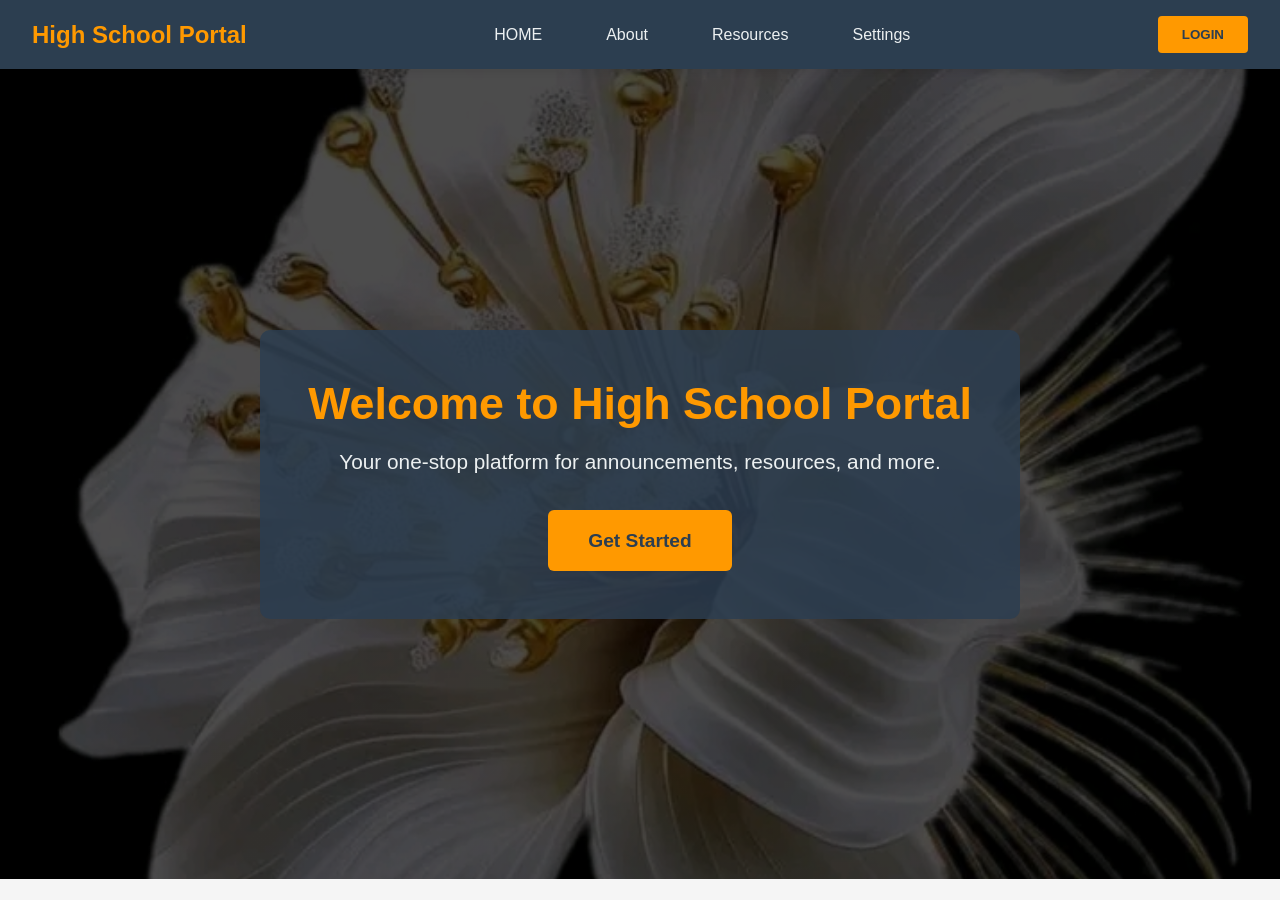
<file: HighSchoolProject/index.html>
<!DOCTYPE html>
<html lang="en">
<head>
  <meta charset="UTF-8">
  <meta name="viewport" content="width=device-width, initial-scale=1.0">
  <title>High School Portal</title>
  <link rel="stylesheet" href="style.css">
  <link rel="manifest" href="manifest.json">
  <meta name="theme-color" content="#f90">
</head>
<body>
  <nav class="navbar">
    <div class="logo">High School Portal</div>
    <ul class="nav-links">
      <li><a href="welcome.html">HOME</a></li>
      <li><a href="About.html">About</a></li>
      <li><a href="Resources.html">Resources</a></li>
      <li><a href="Settings.html">Settings</a></li>
    </ul>
    <button class="login-btn">LOGIN</button>
    <div class="menu-btn">☰</div>
  </nav>
  
  <section class="hero">
    <div class="hero-content">
      <h1>Welcome to High School Portal</h1>
      <p>Your one-stop platform for announcements, resources, and more.</p>
      <button class="cta-btn">Get Started</button>
    </div>
  </section>

  <script src="script.js"></script>
</body>
</html>
</file>
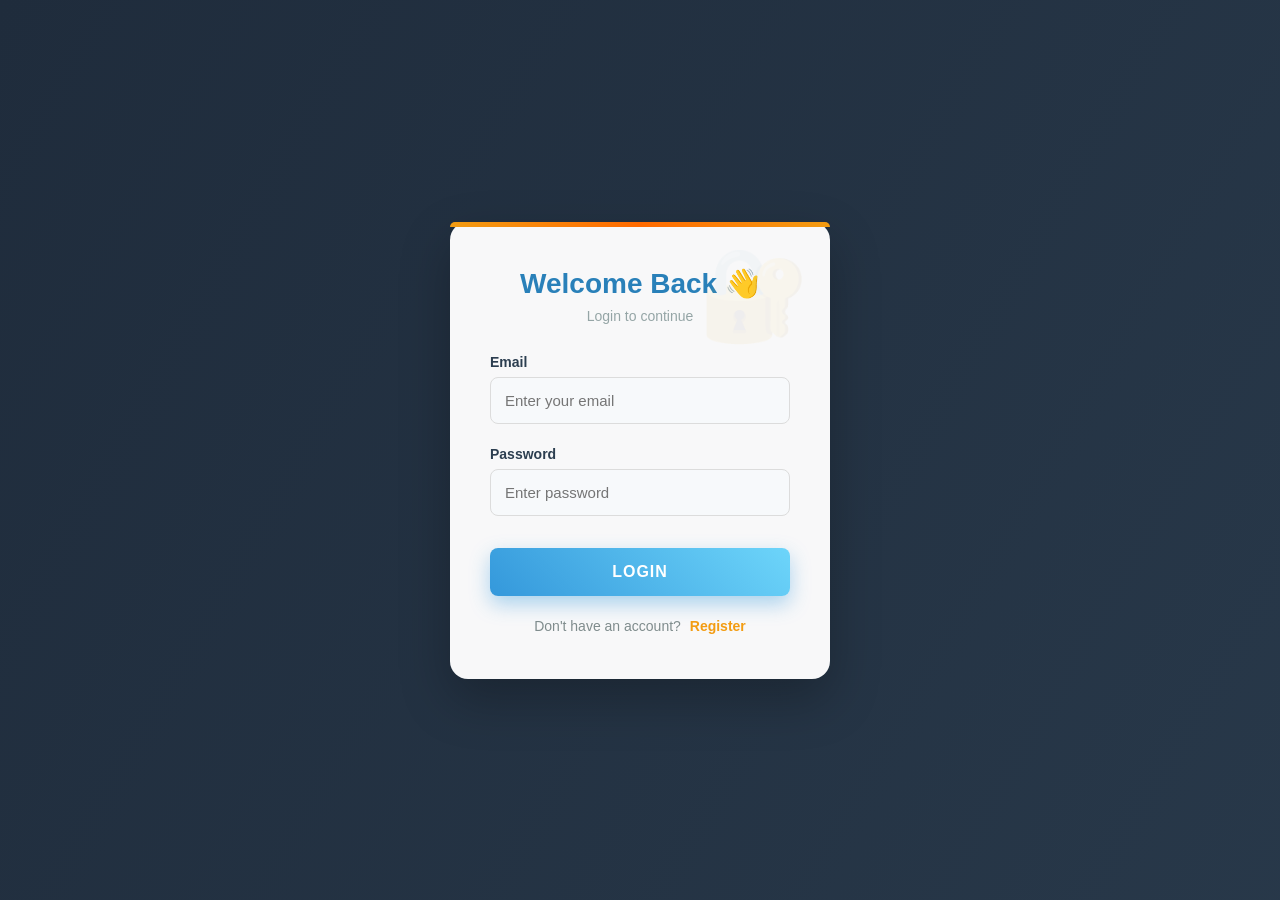
<file: HighSchoolProject/login.html>
<!DOCTYPE html>
<html lang="en">
<head>
<meta charset="UTF-8">
<meta name="viewport" content="width=device-width, initial-scale=1.0">
<title>Login - High School Portal</title>
<link rel="stylesheet" href="style.css">
</head>

<body class="auth-body">

<div class="auth-container">

  <form class="auth-form" id="loginForm">
    <h2>Welcome Back 👋</h2>
    <p>Login to continue</p>

    <div class="input-group">
      <label>Email</label>
      <input type="email" required placeholder="Enter your email">
    </div>

    <div class="input-group">
      <label>Password</label>
      <input type="password" required placeholder="Enter password">
    </div>

    <button class="auth-btn">LOGIN</button>

    <div class="auth-link">
      Don't have an account?
      <a href="register.html">Register</a>
    </div>
  </form>

</div>

<script>
document.getElementById("loginForm").addEventListener("submit", function(e){
  e.preventDefault();
  alert("Login Successful 🎉");
  window.location.href="index.html";
});
</script>

</body>
</html>
</file>
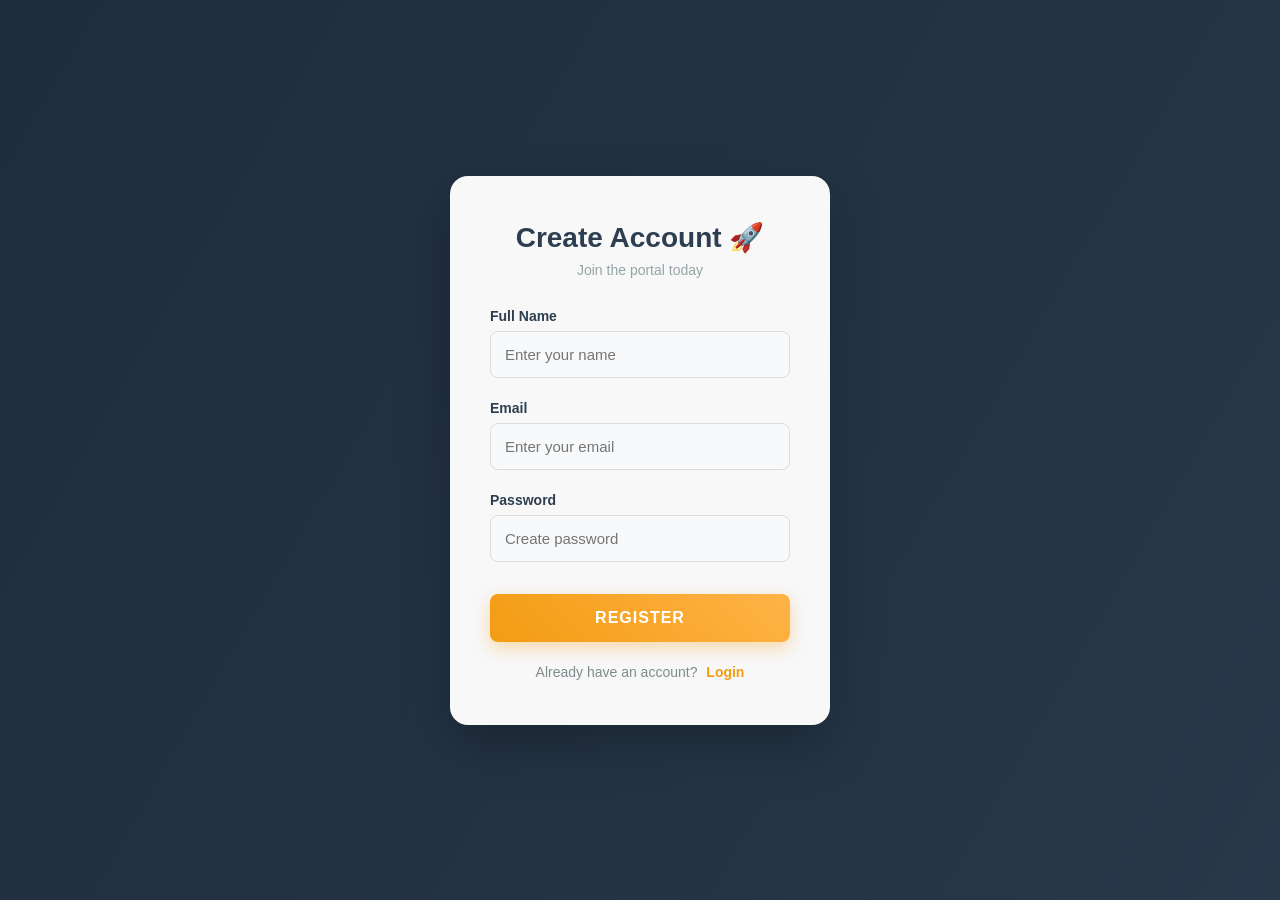
<file: HighSchoolProject/register.html>
<!DOCTYPE html>
<html lang="en">
<head>
<meta charset="UTF-8">
<meta name="viewport" content="width=device-width, initial-scale=1.0">
<title>Register - High School Portal</title>
<link rel="stylesheet" href="style.css">
</head>

<body class="auth-body">

<div class="auth-container">

  <form class="auth-form" id="registerForm">
    <h2>Create Account 🚀</h2>
    <p>Join the portal today</p>

    <div class="input-group">
      <label>Full Name</label>
      <input type="text" required placeholder="Enter your name">
    </div>

    <div class="input-group">
      <label>Email</label>
      <input type="email" required placeholder="Enter your email">
    </div>

    <div class="input-group">
      <label>Password</label>
      <input type="password" required placeholder="Create password">
    </div>

    <button class="auth-btn">REGISTER</button>

    <div class="auth-link">
      Already have an account?
      <a href="login.html">Login</a>
    </div>
  </form>

</div>

<script>
document.getElementById("registerForm").addEventListener("submit", function(e){
  e.preventDefault();
  alert("Account Created 🎉 Please login.");
  window.location.href="login.html";
});
</script>

</body>
</html>
</file>
<file: HighSchoolProject/style.css>
* {
  margin: 0;
  padding: 0;
  box-sizing: border-box;
  font-family: 'Segoe UI', Tahoma, Geneva, Verdana, sans-serif;
}

body {
  background-color: #f5f5f5;
  min-height: 100vh;
}

.navbar {
  display: flex;
  justify-content: space-between;
  align-items: center;
  padding: 1rem 2rem;
  background: #2c3e50;
  color: #fff;
  box-shadow: 0 2px 10px rgba(0, 0, 0, 0.1);
  position: relative;
}

.logo {
  font-size: 1.5rem;
  font-weight: bold;
  color: #f90;
}

.nav-links {
  display: flex;
  list-style: none;
  gap: 2rem;
  align-items: center;
}

.nav-links a {
  color: #ecf0f1;
  text-decoration: none;
  font-weight: 500;
  padding: 0.5rem 1rem;
  border-radius: 4px;
  transition: all 0.3s ease;
}

.nav-links a:hover {
  background-color: rgba(255, 153, 0, 0.1);
  color: #f90;
}

.login-btn {
  background: #f90;
  border: none;
  padding: 0.7rem 1.5rem;
  color: #2c3e50;
  cursor: pointer;
  font-weight: bold;
  border-radius: 4px;
  transition: background-color 0.3s ease;
}

.login-btn:hover {
  background: #e68900;
}

.menu-btn {
  display: none;
  font-size: 1.8rem;
  cursor: pointer;
  padding: 0.5rem;
  color: #f90;
}

.hero {
  background: linear-gradient(rgba(0, 0, 0, 0.7), rgba(0, 0, 0, 0.7)), 
              url('school-bg.jpg') no-repeat center center/cover;
  height: 90vh;
  display: flex;
  align-items: center;
  justify-content: center;
  color: #fff;
  text-align: center;
  padding: 0 1rem;
}

.hero-content {
  background: rgba(44, 62, 80, 0.85);
  padding: 3rem;
  border-radius: 10px;
  max-width: 800px;
  animation: fadeIn 1s ease-out;
}

@keyframes fadeIn {
  from {
    opacity: 0;
    transform: translateY(20px);
  }
  to {
    opacity: 1;
    transform: translateY(0);
  }
}

.hero-content h1 {
  font-size: 2.8rem;
  margin-bottom: 1rem;
  color: #f90;
}

.hero-content p {
  font-size: 1.3rem;
  line-height: 1.6;
  margin-bottom: 2rem;
  color: #ecf0f1;
}

.cta-btn {
  background: #f90;
  border: none;
  padding: 1.2rem 2.5rem;
  color: #2c3e50;
  cursor: pointer;
  font-size: 1.2rem;
  font-weight: bold;
  border-radius: 6px;
  transition: all 0.3s ease;
}

.cta-btn:hover {
  background: #e68900;
  transform: translateY(-2px);
  box-shadow: 0 5px 15px rgba(0, 0, 0, 0.2);
}

/* Mobile Responsive Styles */
@media (max-width: 768px) {
  .navbar {
    padding: 1rem;
  }
  
  .nav-links {
    display: none;
    flex-direction: column;
    position: absolute;
    top: 100%;
    left: 0;
    background: #2c3e50;
    width: 100%;
    padding: 1.5rem;
    box-shadow: 0 5px 10px rgba(0, 0, 0, 0.1);
    z-index: 1000;
  }
  
  .nav-links li {
    width: 100%;
    text-align: center;
    margin: 0.5rem 0;
  }
  
  .nav-links a {
    display: block;
    width: 100%;
    padding: 1rem;
  }
  
  .nav-links.show {
    display: flex;
  }
  
  .menu-btn {
    display: block;
  }
  
  .hero-content {
    padding: 2rem;
    margin: 1rem;
  }
  
  .hero-content h1 {
    font-size: 2rem;
  }
  
  .hero-content p {
    font-size: 1.1rem;
  }
}
/* About Page Specific Styles */

/* Hero Section */
.about-hero {
  background: linear-gradient(rgba(44, 62, 80, 0.9), rgba(44, 62, 80, 0.95)), 
              url('about-bg.jpg') no-repeat center center/cover;
  height: 60vh;
  display: flex;
  align-items: center;
  justify-content: center;
  color: #fff;
  text-align: center;
  padding: 0 1rem;
}

.about-hero .hero-content {
  background: rgba(255, 153, 0, 0.1);
  backdrop-filter: blur(5px);
  border: 1px solid rgba(255, 153, 0, 0.2);
  padding: 3rem;
  border-radius: 10px;
  max-width: 800px;
  animation: fadeIn 1s ease-out;
}

.about-hero h1 {
  font-size: 2.8rem;
  margin-bottom: 1rem;
  color: #f90;
}

.about-hero p {
  font-size: 1.3rem;
  line-height: 1.6;
  color: #ecf0f1;
}

/* Common Section Styles */
.section-header {
  text-align: center;
  margin-bottom: 3rem;
  padding: 0 1rem;
}

.section-header h2 {
  font-size: 2.5rem;
  color: #2c3e50;
  margin-bottom: 0.5rem;
}

.section-header p {
  color: #7f8c8d;
  font-size: 1.2rem;
}

/* Mission & Vision Section */
.mission-vision {
  padding: 5rem 2rem;
  background-color: #fff;
}

.mv-cards {
  display: flex;
  justify-content: center;
  gap: 2rem;
  max-width: 1200px;
  margin: 0 auto;
  flex-wrap: wrap;
}

.mv-card {
  background: #f8f9fa;
  border-radius: 10px;
  padding: 2rem;
  text-align: center;
  flex: 1;
  min-width: 280px;
  max-width: 350px;
  transition: transform 0.3s ease, box-shadow 0.3s ease;
  border: 1px solid #e9ecef;
}

.mv-card:hover {
  transform: translateY(-5px);
  box-shadow: 0 10px 30px rgba(0, 0, 0, 0.1);
}

.mv-icon {
  font-size: 3rem;
  margin-bottom: 1.5rem;
}

.mv-card h3 {
  color: #2c3e50;
  margin-bottom: 1rem;
  font-size: 1.5rem;
}

.mv-card p {
  color: #555;
  line-height: 1.6;
}

/* Features Section */
.features {
  padding: 5rem 2rem;
  background-color: #f8f9fa;
}

.features-grid {
  display: grid;
  grid-template-columns: repeat(auto-fit, minmax(300px, 1fr));
  gap: 2rem;
  max-width: 1200px;
  margin: 0 auto;
}

.feature-card {
  background: #fff;
  border-radius: 10px;
  padding: 2rem;
  text-align: center;
  transition: transform 0.3s ease;
  border: 1px solid #e9ecef;
}

.feature-card:hover {
  transform: translateY(-5px);
  box-shadow: 0 10px 30px rgba(0, 0, 0, 0.1);
}

.feature-icon {
  font-size: 2.5rem;
  margin-bottom: 1rem;
}

.feature-card h3 {
  color: #2c3e50;
  margin-bottom: 1rem;
}

.feature-card p {
  color: #666;
  line-height: 1.6;
}

/* Team Section */
.team {
  padding: 5rem 2rem;
  background-color: #fff;
}

.team-grid {
  display: grid;
  grid-template-columns: repeat(auto-fit, minmax(250px, 1fr));
  gap: 2rem;
  max-width: 1200px;
  margin: 0 auto;
}

.team-member {
  text-align: center;
  padding: 2rem;
  background: #f8f9fa;
  border-radius: 10px;
  transition: transform 0.3s ease;
}

.team-member:hover {
  transform: translateY(-5px);
  box-shadow: 0 10px 30px rgba(0, 0, 0, 0.1);
}

.member-photo {
  font-size: 4rem;
  margin-bottom: 1rem;
  background: #fff;
  width: 100px;
  height: 100px;
  border-radius: 50%;
  display: flex;
  align-items: center;
  justify-content: center;
  margin: 0 auto 1.5rem;
  border: 3px solid #f90;
}

.member-role {
  color: #f90;
  font-weight: 600;
  margin-bottom: 0.5rem;
}

.member-desc {
  color: #666;
  font-size: 0.9rem;
}

/* Stats Section */
.stats {
  padding: 4rem 2rem;
  background: linear-gradient(135deg, #2c3e50, #4a6491);
  color: #fff;
}

.stats-container {
  display: flex;
  justify-content: space-around;
  max-width: 1200px;
  margin: 0 auto;
  flex-wrap: wrap;
  gap: 2rem;
}

.stat-item {
  text-align: center;
  flex: 1;
  min-width: 150px;
}

.stat-item h3 {
  font-size: 3rem;
  color: #f90;
  margin-bottom: 0.5rem;
}

.stat-item p {
  font-size: 1.1rem;
  opacity: 0.9;
}

/* Contact Section */
.contact-section {
  padding: 5rem 2rem;
  background-color: #f8f9fa;
}

.contact-container {
  max-width: 800px;
  margin: 0 auto;
  text-align: center;
}

.contact-container h2 {
  color: #2c3e50;
  margin-bottom: 1rem;
  font-size: 2.5rem;
}

.contact-container > p {
  color: #7f8c8d;
  margin-bottom: 3rem;
  font-size: 1.2rem;
}

.contact-info {
  display: flex;
  justify-content: center;
  gap: 2rem;
  margin-bottom: 3rem;
  flex-wrap: wrap;
}

.contact-item {
  background: #fff;
  padding: 2rem;
  border-radius: 10px;
  flex: 1;
  min-width: 200px;
  max-width: 250px;
  box-shadow: 0 5px 15px rgba(0, 0, 0, 0.05);
}

.contact-icon {
  font-size: 2.5rem;
  margin-bottom: 1rem;
}

.contact-item h4 {
  color: #2c3e50;
  margin-bottom: 0.5rem;
}

.contact-item p {
  color: #666;
}

.contact-btn {
  display: inline-block;
  background: #f90;
  color: #2c3e50;
  padding: 1rem 2.5rem;
  border-radius: 6px;
  text-decoration: none;
  font-weight: bold;
  transition: all 0.3s ease;
  font-size: 1.1rem;
}

.contact-btn:hover {
  background: #e68900;
  transform: translateY(-2px);
  box-shadow: 0 5px 15px rgba(0, 0, 0, 0.2);
}

/* Footer */
.footer {
  background: #2c3e50;
  color: #fff;
  padding: 3rem 2rem;
  text-align: center;
}

.footer-content {
  max-width: 1200px;
  margin: 0 auto;
}

.footer-logo {
  font-size: 1.8rem;
  font-weight: bold;
  color: #f90;
  margin-bottom: 1rem;
}

.footer-content > p {
  color: #bdc3c7;
  margin-bottom: 2rem;
  max-width: 600px;
  margin-left: auto;
  margin-right: auto;
}

.footer-links {
  display: flex;
  justify-content: center;
  gap: 2rem;
  margin-bottom: 2rem;
  flex-wrap: wrap;
}

.footer-links a {
  color: #ecf0f1;
  text-decoration: none;
  transition: color 0.3s ease;
}

.footer-links a:hover {
  color: #f90;
}

.copyright {
  color: #95a5a6;
  font-size: 0.9rem;
  margin-top: 2rem;
  padding-top: 2rem;
  border-top: 1px solid rgba(255, 255, 255, 0.1);
}

/* Active Navigation Link */
.nav-links a.active {
  background-color: rgba(255, 153, 0, 0.2);
  color: #f90;
}

/* Responsive Design */
@media (max-width: 768px) {
  .about-hero {
    height: 50vh;
  }
  
  .about-hero .hero-content {
    padding: 2rem;
  }
  
  .about-hero h1 {
    font-size: 2rem;
  }
  
  .about-hero p {
    font-size: 1.1rem;
  }
  
  .section-header h2 {
    font-size: 2rem;
  }
  
  .mv-card, .feature-card, .team-member, .contact-item {
    min-width: 100%;
  }
  
  .stats-container {
    gap: 3rem;
  }
  
  .footer-links {
    flex-direction: column;
    gap: 1rem;
  }
}

/* Settings Page Specific Styles */

/* Settings Layout */
.settings-container {
  display: flex;
  min-height: calc(100vh - 70px);
  background-color: #f5f7fa;
}

/* Sidebar Styles */
.settings-sidebar {
  width: 280px;
  background-color: #2c3e50;
  color: #ecf0f1;
  padding: 2rem 0;
  flex-shrink: 0;
}

.sidebar-header {
  padding: 0 1.5rem 2rem;
  border-bottom: 1px solid rgba(255, 255, 255, 0.1);
}

.user-profile {
  display: flex;
  align-items: center;
  gap: 1rem;
}

.profile-avatar {
  width: 60px;
  height: 60px;
  background-color: #f90;
  border-radius: 50%;
  display: flex;
  align-items: center;
  justify-content: center;
  font-weight: bold;
  font-size: 1.5rem;
  color: #2c3e50;
}

.profile-info h3 {
  font-size: 1.2rem;
  margin-bottom: 0.3rem;
}

.profile-info p {
  font-size: 0.9rem;
  color: #bdc3c7;
}

.sidebar-nav ul {
  list-style: none;
  padding: 1.5rem 0;
}

.nav-item {
  display: flex;
  align-items: center;
  gap: 1rem;
  padding: 1rem 1.5rem;
  color: #ecf0f1;
  text-decoration: none;
  transition: all 0.3s ease;
  border-left: 4px solid transparent;
}

.nav-item:hover {
  background-color: rgba(255, 255, 255, 0.1);
  color: #f90;
}

.nav-item.active {
  background-color: rgba(255, 153, 0, 0.1);
  color: #f90;
  border-left-color: #f90;
}

.nav-item i {
  width: 20px;
  text-align: center;
}

.sidebar-footer {
  padding: 1.5rem;
  border-top: 1px solid rgba(255, 255, 255, 0.1);
}

.logout-btn {
  display: flex;
  align-items: center;
  gap: 0.75rem;
  color: #e74c3c;
  text-decoration: none;
  font-weight: 500;
  transition: color 0.3s ease;
}

.logout-btn:hover {
  color: #ff6b6b;
}

/* Main Content Styles */
.settings-content {
  flex: 1;
  padding: 2rem;
  overflow-y: auto;
}

.content-header {
  margin-bottom: 2rem;
}

.content-header h1 {
  font-size: 2.5rem;
  color: #2c3e50;
  margin-bottom: 0.5rem;
}

.content-header p {
  color: #7f8c8d;
  font-size: 1.1rem;
}

/* Settings Sections */
.settings-section {
  display: none;
}

.settings-section.active {
  display: block;
}

.settings-card {
  background-color: #fff;
  border-radius: 10px;
  box-shadow: 0 2px 10px rgba(0, 0, 0, 0.05);
  padding: 2rem;
  margin-bottom: 1.5rem;
}

.section-header {
  margin-bottom: 1.5rem;
}

.section-header h2 {
  font-size: 1.8rem;
  color: #2c3e50;
  margin-bottom: 0.5rem;
  display: flex;
  align-items: center;
  gap: 0.75rem;
}

.section-header h3 {
  font-size: 1.5rem;
  color: #2c3e50;
  margin-bottom: 0.5rem;
}

.section-header p {
  color: #7f8c8d;
}

/* Profile Picture Section */
.profile-picture-section {
  margin-bottom: 2rem;
}

.profile-picture-container {
  display: flex;
  align-items: center;
  gap: 2rem;
}

.profile-picture {
  width: 120px;
  height: 120px;
  background-color: #f90;
  border-radius: 50%;
  display: flex;
  align-items: center;
  justify-content: center;
  font-size: 3rem;
  font-weight: bold;
  color: #2c3e50;
}

.picture-actions {
  display: flex;
  flex-direction: column;
  gap: 0.5rem;
}

/* Form Styles */
.settings-form {
  margin-top: 1.5rem;
}

.form-grid {
  display: grid;
  grid-template-columns: repeat(auto-fit, minmax(250px, 1fr));
  gap: 1.5rem;
  margin-bottom: 2rem;
}

.form-group {
  margin-bottom: 1.5rem;
}

.form-group label {
  display: block;
  margin-bottom: 0.5rem;
  font-weight: 600;
  color: #2c3e50;
}

.form-group input,
.form-group select {
  width: 100%;
  padding: 0.75rem 1rem;
  border: 1px solid #ddd;
  border-radius: 6px;
  font-size: 1rem;
  transition: border-color 0.3s ease;
}

.form-group input:focus,
.form-group select:focus {
  outline: none;
  border-color: #f90;
  box-shadow: 0 0 0 3px rgba(255, 153, 0, 0.1);
}

.form-note {
  display: block;
  font-size: 0.85rem;
  color: #7f8c8d;
  margin-top: 0.25rem;
}

.password-input {
  position: relative;
}

.toggle-password {
  position: absolute;
  right: 10px;
  top: 50%;
  transform: translateY(-50%);
  background: none;
  border: none;
  color: #7f8c8d;
  cursor: pointer;
}

.password-strength {
  margin-top: 0.5rem;
}

.strength-meter {
  height: 4px;
  background-color: #eee;
  border-radius: 2px;
  overflow: hidden;
  margin-bottom: 0.25rem;
}

.strength-bar {
  height: 100%;
  width: 30%;
}

.strength-bar.weak {
  background-color: #e74c3c;
  width: 30%;
}

.strength-bar.medium {
  background-color: #f39c12;
  width: 60%;
}

.strength-bar.strong {
  background-color: #2ecc71;
  width: 100%;
}

.strength-text {
  font-size: 0.85rem;
  color: #7f8c8d;
}

.password-requirements {
  list-style: none;
  margin-top: 0.5rem;
  padding-left: 0;
}

.password-requirements li {
  font-size: 0.85rem;
  color: #7f8c8d;
  margin-bottom: 0.25rem;
  display: flex;
  align-items: center;
  gap: 0.5rem;
}

.password-requirements .fa-check-circle {
  color: #2ecc71;
}

.password-requirements .fa-times-circle {
  color: #e74c3c;
}

/* Button Styles */
.btn-primary, .btn-secondary, .btn-danger, .btn-danger-outline, .btn-cancel, .btn-text {
  padding: 0.75rem 1.5rem;
  border-radius: 6px;
  font-weight: 600;
  cursor: pointer;
  border: none;
  font-size: 1rem;
  transition: all 0.3s ease;
}

.btn-primary {
  background-color: #f90;
  color: #2c3e50;
}

.btn-primary:hover {
  background-color: #e68900;
}

.btn-secondary {
  background-color: #ecf0f1;
  color: #2c3e50;
  border: 1px solid #ddd;
}

.btn-secondary:hover {
  background-color: #d5dbdb;
}

.btn-danger {
  background-color: #e74c3c;
  color: white;
}

.btn-danger:hover {
  background-color: #c0392b;
}

.btn-danger-outline {
  background-color: transparent;
  color: #e74c3c;
  border: 1px solid #e74c3c;
}

.btn-danger-outline:hover {
  background-color: rgba(231, 76, 60, 0.1);
}

.btn-cancel {
  background-color: transparent;
  color: #7f8c8d;
  border: 1px solid #ddd;
}

.btn-cancel:hover {
  background-color: #f5f5f5;
}

.btn-text {
  background-color: transparent;
  color: #7f8c8d;
  padding: 0.5rem 1rem;
}

.btn-text:hover {
  color: #2c3e50;
}

.form-actions {
  display: flex;
  gap: 1rem;
  justify-content: flex-end;
  margin-top: 1.5rem;
}

/* Danger Zone */
.danger-zone {
  border: 2px solid #ffebee;
}

.danger-actions {
  margin-top: 1.5rem;
}

.danger-item {
  display: flex;
  justify-content: space-between;
  align-items: center;
  padding: 1.5rem;
  border: 1px solid #ffcdd2;
  border-radius: 6px;
  margin-bottom: 1rem;
}

.danger-info h3 {
  color: #c62828;
  margin-bottom: 0.5rem;
}

.danger-info p {
  color: #7f8c8d;
  font-size: 0.9rem;
}

/* Toggle Switches */
.toggle-group {
  margin-top: 1rem;
}

.toggle-item {
  display: flex;
  justify-content: space-between;
  align-items: center;
  padding: 1rem 0;
  border-bottom: 1px solid #eee;
}

.toggle-item:last-child {
  border-bottom: none;
}

.toggle-info h3 {
  margin-bottom: 0.25rem;
}

.toggle-info p {
  color: #7f8c8d;
  font-size: 0.9rem;
}

.toggle-switch {
  position: relative;
  display: inline-block;
  width: 60px;
  height: 30px;
}

.toggle-switch input {
  opacity: 0;
  width: 0;
  height: 0;
}

.toggle-slider {
  position: absolute;
  cursor: pointer;
  top: 0;
  left: 0;
  right: 0;
  bottom: 0;
  background-color: #ccc;
  transition: .4s;
  border-radius: 34px;
}

.toggle-slider:before {
  position: absolute;
  content: "";
  height: 22px;
  width: 22px;
  left: 4px;
  bottom: 4px;
  background-color: white;
  transition: .4s;
  border-radius: 50%;
}

input:checked + .toggle-slider {
  background-color: #f90;
}

input:focus + .toggle-slider {
  box-shadow: 0 0 1px #f90;
}

input:checked + .toggle-slider:before {
  transform: translateX(30px);
}

/* Checkbox Styles */
.checkbox-group {
  margin-top: 1rem;
}

.checkbox-item {
  padding: 1rem 0;
  border-bottom: 1px solid #eee;
}

.checkbox-item:last-child {
  border-bottom: none;
}

.checkbox-container {
  display: flex;
  align-items: flex-start;
  cursor: pointer;
  position: relative;
}

.checkbox-container input {
  position: absolute;
  opacity: 0;
  cursor: pointer;
  height: 0;
  width: 0;
}

.checkmark {
  position: relative;
  top: 5px;
  height: 20px;
  width: 20px;
  background-color: #eee;
  border-radius: 4px;
  margin-right: 1rem;
  flex-shrink: 0;
}

.checkbox-container:hover input ~ .checkmark {
  background-color: #ccc;
}

.checkbox-container input:checked ~ .checkmark {
  background-color: #f90;
}

.checkmark:after {
  content: "";
  position: absolute;
  display: none;
}

.checkbox-container input:checked ~ .checkmark:after {
  display: block;
}

.checkbox-container .checkmark:after {
  left: 7px;
  top: 3px;
  width: 5px;
  height: 10px;
  border: solid white;
  border-width: 0 3px 3px 0;
  transform: rotate(45deg);
}

.checkbox-label {
  flex: 1;
}

.checkbox-label strong {
  display: block;
  margin-bottom: 0.25rem;
}

.checkbox-label p {
  color: #7f8c8d;
  font-size: 0.9rem;
}

/* Quiet Hours */
.quiet-hours {
  display: flex;
  gap: 1.5rem;
  align-items: flex-end;
  flex-wrap: wrap;
}

.quiet-hours .form-group {
  flex: 1;
  min-width: 200px;
}

/* Privacy & Security */
.privacy-options, .security-options, .data-options {
  margin-top: 1.5rem;
}

.privacy-item, .security-item, .data-item {
  display: flex;
  justify-content: space-between;
  align-items: center;
  padding: 1.5rem 0;
  border-bottom: 1px solid #eee;
}

.privacy-item:last-child, .security-item:last-child, .data-item:last-child {
  border-bottom: none;
  padding-bottom: 0;
}

.privacy-info h3, .security-info h3, .data-info h3 {
  margin-bottom: 0.25rem;
}

.privacy-info p, .security-info p, .data-info p {
  color: #7f8c8d;
  font-size: 0.9rem;
}

.privacy-select {
  padding: 0.5rem 1rem;
  border-radius: 6px;
  border: 1px solid #ddd;
  background-color: white;
  color: #2c3e50;
  font-size: 1rem;
}

/* Appearance Section */
.theme-options, .font-size-options {
  display: flex;
  gap: 1.5rem;
  margin-top: 1.5rem;
  flex-wrap: wrap;
}

.theme-option, .font-size-option {
  display: flex;
  flex-direction: column;
  align-items: center;
  gap: 0.75rem;
  cursor: pointer;
  padding: 1rem;
  border-radius: 8px;
  transition: all 0.3s ease;
  position: relative;
}

.theme-option:hover, .font-size-option:hover {
  background-color: #f8f9fa;
}

.theme-option input[type="radio"], 
.font-size-option input[type="radio"] {
  position: absolute;
  opacity: 0;
  width: 100%;
  height: 100%;
  cursor: pointer;
}

.theme-option input[type="radio"]:checked ~ .theme-name,
.font-size-option input[type="radio"]:checked ~ .font-size-label {
  color: #f90;
  font-weight: 600;
}

.theme-preview {
  width: 120px;
  height: 80px;
  border-radius: 6px;
  overflow: hidden;
  border: 2px solid transparent;
  transition: border-color 0.3s ease;
}

.theme-option input[type="radio"]:checked ~ .theme-preview {
  border-color: #f90;
}

.light-theme {
  background-color: #ffffff;
}

.light-theme .preview-header {
  height: 20px;
  background-color: #f5f5f5;
  border-bottom: 1px solid #eee;
}

.light-theme .preview-content {
  height: 60px;
  background-color: #ffffff;
}

.dark-theme {
  background-color: #2c3e50;
}

.dark-theme .preview-header {
  height: 20px;
  background-color: #34495e;
  border-bottom: 1px solid #2c3e50;
}

.dark-theme .preview-content {
  height: 60px;
  background-color: #2c3e50;
}

.auto-theme {
  background: linear-gradient(90deg, #ffffff 50%, #2c3e50 50%);
}

.auto-theme .preview-header {
  height: 20px;
  background: linear-gradient(90deg, #f5f5f5 50%, #34495e 50%);
  border-bottom: 1px solid #eee;
}

.auto-theme .preview-content {
  height: 60px;
  background: linear-gradient(90deg, #ffffff 50%, #2c3e50 50%);
}

.theme-name {
  font-weight: 500;
  color: #2c3e50;
}

/* Color Options */
.color-options {
  display: flex;
  gap: 1rem;
  margin-top: 1.5rem;
  flex-wrap: wrap;
}

.color-option {
  width: 40px;
  height: 40px;
  border-radius: 50%;
  cursor: pointer;
  display: flex;
  align-items: center;
  justify-content: center;
  border: 3px solid transparent;
  transition: transform 0.3s ease, border-color 0.3s ease;
}

.color-option:hover {
  transform: scale(1.1);
}

.color-option.selected {
  border-color: #2c3e50;
}

.color-option i {
  color: white;
  font-size: 0.8rem;
  display: none;
}

.color-option.selected i {
  display: block;
}

/* Font Size Options */
.font-size-option {
  padding: 1rem;
  border: 2px solid #eee;
  border-radius: 8px;
  width: 100px;
}

.font-size-option input[type="radio"]:checked ~ .font-sample {
  color: #f90;
}

.font-sample {
  font-size: 2.5rem;
  font-weight: bold;
  color: #2c3e50;
}

.font-sample.small {
  font-size: 2rem;
}

.font-sample.medium {
  font-size: 2.5rem;
}

.font-sample.large {
  font-size: 3rem;
}

.font-size-label {
  font-weight: 500;
  color: #2c3e50;
}

/* User Info in Navbar */
.user-info {
  display: flex;
  align-items: center;
  gap: 0.75rem;
  margin-right: 1rem;
}

.user-name {
  font-weight: 500;
}

.user-avatar {
  width: 40px;
  height: 40px;
  background-color: #f90;
  border-radius: 50%;
  display: flex;
  align-items: center;
  justify-content: center;
  font-weight: bold;
  color: #2c3e50;
}

/* Responsive Design */
@media (max-width: 992px) {
  .settings-container {
    flex-direction: column;
  }
  
  .settings-sidebar {
    width: 100%;
    padding: 1rem 0;
  }
  
  .sidebar-nav ul {
    display: flex;
    overflow-x: auto;
    padding: 0;
  }
  
  .nav-item {
    border-left: none;
    border-bottom: 3px solid transparent;
    white-space: nowrap;
    padding: 1rem;
  }
  
  .nav-item.active {
    border-left: none;
    border-bottom-color: #f90;
  }
  
  .sidebar-header, .sidebar-footer {
    display: none;
  }
  
  .settings-content {
    padding: 1.5rem;
  }
  
  .content-header h1 {
    font-size: 2rem;
  }
}

@media (max-width: 768px) {
  .navbar .login-btn {
    display: none;
  }
  
  .user-info {
    display: none;
  }
  
  .profile-picture-container {
    flex-direction: column;
    align-items: flex-start;
    gap: 1rem;
  }
  
  .danger-item {
    flex-direction: column;
    align-items: flex-start;
    gap: 1rem;
  }
  
  .danger-item button {
    align-self: stretch;
  }
  
  .theme-option, .font-size-option {
    width: 100px;
  }
  
  .theme-preview {
    width: 100px;
  }
}

@media (max-width: 480px) {
  .settings-content {
    padding: 1rem;
  }
  
  .settings-card {
    padding: 1.5rem;
  }
  
  .form-actions {
    flex-direction: column;
  }
  
  .btn-primary, .btn-secondary, .btn-cancel {
    width: 100%;
  }
  
  .quiet-hours {
    flex-direction: column;
    align-items: stretch;
  }
  
  .quiet-hours .form-group {
    min-width: auto;
  }
}

/* Resources Page Specific Styles */

/* Hero Section */
.resources-hero {
  background: linear-gradient(135deg, rgba(44, 62, 80, 0.9), rgba(52, 73, 94, 0.9)), 
              url('resources-bg.jpg') no-repeat center center/cover;
  padding: 4rem 2rem;
  color: #fff;
  text-align: center;
}

.resources-hero .hero-content {
  max-width: 1200px;
  margin: 0 auto;
}

.resources-hero h1 {
  font-size: 3rem;
  margin-bottom: 1rem;
  display: flex;
  align-items: center;
  justify-content: center;
  gap: 1rem;
}

.resources-hero p {
  font-size: 1.3rem;
  max-width: 700px;
  margin: 0 auto 2rem;
  color: #ecf0f1;
}

/* Search Container */
.search-container {
  max-width: 800px;
  margin: 2rem auto 0;
}

.search-box {
  display: flex;
  background: white;
  border-radius: 50px;
  padding: 0.5rem;
  box-shadow: 0 10px 30px rgba(0, 0, 0, 0.2);
}

.search-box i {
  padding: 0.75rem 1rem;
  color: #7f8c8d;
  font-size: 1.2rem;
}

.search-box input {
  flex: 1;
  border: none;
  padding: 0.75rem;
  font-size: 1.1rem;
  outline: none;
}

.search-btn {
  background: #f90;
  color: #2c3e50;
  border: none;
  padding: 0.75rem 2rem;
  border-radius: 50px;
  font-weight: bold;
  cursor: pointer;
  transition: background 0.3s ease;
}

.search-btn:hover {
  background: #e68900;
}

.search-tags {
  display: flex;
  justify-content: center;
  gap: 0.75rem;
  margin-top: 1rem;
  flex-wrap: wrap;
}

.tag {
  background: rgba(255, 255, 255, 0.2);
  padding: 0.5rem 1rem;
  border-radius: 20px;
  font-size: 0.9rem;
  cursor: pointer;
  transition: background 0.3s ease;
}

.tag:hover {
  background: rgba(255, 255, 255, 0.3);
}

/* Quick Stats */
.quick-stats {
  background: #f8f9fa;
  padding: 3rem 2rem;
}

.stats-grid {
  display: grid;
  grid-template-columns: repeat(auto-fit, minmax(200px, 1fr));
  gap: 1.5rem;
  max-width: 1200px;
  margin: 0 auto;
}

.stat-card {
  background: white;
  border-radius: 10px;
  padding: 1.5rem;
  display: flex;
  align-items: center;
  gap: 1rem;
  box-shadow: 0 3px 10px rgba(0, 0, 0, 0.08);
  transition: transform 0.3s ease;
}

.stat-card:hover {
  transform: translateY(-5px);
}

.stat-icon {
  width: 60px;
  height: 60px;
  background: rgba(255, 153, 0, 0.1);
  border-radius: 50%;
  display: flex;
  align-items: center;
  justify-content: center;
  font-size: 1.8rem;
  color: #f90;
}

.stat-info h3 {
  font-size: 2rem;
  color: #2c3e50;
  margin-bottom: 0.25rem;
}

.stat-info p {
  color: #7f8c8d;
  font-size: 0.9rem;
}

/* Main Content Layout */
.resources-content {
  display: flex;
  max-width: 1400px;
  margin: 0 auto;
  padding: 2rem;
  gap: 2rem;
}

/* Filters Sidebar */
.filters-sidebar {
  width: 300px;
  flex-shrink: 0;
}

.filter-section {
  background: white;
  border-radius: 10px;
  padding: 1.5rem;
  margin-bottom: 2rem;
  box-shadow: 0 3px 10px rgba(0, 0, 0, 0.08);
}

.filter-section h3 {
  display: flex;
  align-items: center;
  gap: 0.5rem;
  color: #2c3e50;
  margin-bottom: 1.5rem;
  padding-bottom: 0.75rem;
  border-bottom: 2px solid #f5f5f5;
}

.filter-group {
  margin-bottom: 1.5rem;
}

.filter-group h4 {
  color: #2c3e50;
  margin-bottom: 0.75rem;
  font-size: 1rem;
}

.filter-options {
  display: flex;
  flex-direction: column;
  gap: 0.75rem;
}

.filter-checkbox {
  display: flex;
  align-items: center;
  gap: 0.75rem;
  cursor: pointer;
  position: relative;
  padding-left: 35px;
}

.filter-checkbox input {
  position: absolute;
  opacity: 0;
  cursor: pointer;
}

.checkmark {
  position: absolute;
  left: 0;
  height: 20px;
  width: 20px;
  background-color: #eee;
  border-radius: 4px;
  transition: background 0.3s ease;
}

.filter-checkbox:hover input ~ .checkmark {
  background-color: #ccc;
}

.filter-checkbox input:checked ~ .checkmark {
  background-color: #f90;
}

.checkmark:after {
  content: "";
  position: absolute;
  display: none;
}

.filter-checkbox input:checked ~ .checkmark:after {
  display: block;
}

.filter-checkbox .checkmark:after {
  left: 7px;
  top: 3px;
  width: 5px;
  height: 10px;
  border: solid white;
  border-width: 0 3px 3px 0;
  transform: rotate(45deg);
}

.grade-buttons {
  display: flex;
  flex-direction: column;
  gap: 0.5rem;
}

.grade-btn {
  padding: 0.75rem;
  background: #f8f9fa;
  border: 2px solid #e9ecef;
  border-radius: 6px;
  cursor: pointer;
  transition: all 0.3s ease;
  text-align: left;
}

.grade-btn:hover {
  background: #e9ecef;
}

.grade-btn.active {
  background: #f90;
  color: white;
  border-color: #f90;
}

.date-filter select {
  width: 100%;
  padding: 0.75rem;
  border: 1px solid #ddd;
  border-radius: 6px;
  background: white;
  color: #2c3e50;
  font-size: 1rem;
}

.clear-filters-btn {
  width: 100%;
  padding: 0.75rem;
  background: transparent;
  border: 2px solid #ddd;
  border-radius: 6px;
  cursor: pointer;
  display: flex;
  align-items: center;
  justify-content: center;
  gap: 0.5rem;
  color: #7f8c8d;
  transition: all 0.3s ease;
  margin-top: 1rem;
}

.clear-filters-btn:hover {
  background: #f8f9fa;
  border-color: #bbb;
}

/* Quick Links */
.quick-links {
  background: white;
  border-radius: 10px;
  padding: 1.5rem;
  box-shadow: 0 3px 10px rgba(0, 0, 0, 0.08);
}

.quick-links h3 {
  display: flex;
  align-items: center;
  gap: 0.5rem;
  color: #2c3e50;
  margin-bottom: 1.5rem;
  padding-bottom: 0.75rem;
  border-bottom: 2px solid #f5f5f5;
}

.quick-links ul {
  list-style: none;
}

.quick-links li {
  margin-bottom: 0.75rem;
}

.quick-links a {
  display: flex;
  align-items: center;
  gap: 0.75rem;
  color: #2c3e50;
  text-decoration: none;
  padding: 0.5rem;
  border-radius: 6px;
  transition: background 0.3s ease;
}

.quick-links a:hover {
  background: #f8f9fa;
}

/* Resources Main */
.resources-main {
  flex: 1;
}

.resources-header {
  display: flex;
  justify-content: space-between;
  align-items: center;
  margin-bottom: 2rem;
  flex-wrap: wrap;
  gap: 1rem;
}

.resources-header h2 {
  font-size: 2rem;
  color: #2c3e50;
}

.view-options {
  display: flex;
  align-items: center;
  gap: 1rem;
}

.view-options select {
  padding: 0.5rem 1rem;
  border: 1px solid #ddd;
  border-radius: 6px;
  background: white;
  color: #2c3e50;
}

.view-toggles {
  display: flex;
  gap: 0.25rem;
  border: 1px solid #ddd;
  border-radius: 6px;
  overflow: hidden;
}

.view-toggle {
  padding: 0.5rem 1rem;
  background: white;
  border: none;
  cursor: pointer;
  color: #7f8c8d;
}

.view-toggle.active {
  background: #f90;
  color: white;
}

/* Resources Grid/List */
.resources-grid {
  display: grid;
  grid-template-columns: repeat(auto-fill, minmax(300px, 1fr));
  gap: 1.5rem;
  margin-bottom: 2rem;
}

.resource-card {
  background: white;
  border-radius: 10px;
  overflow: hidden;
  box-shadow: 0 3px 10px rgba(0, 0, 0, 0.08);
  transition: transform 0.3s ease, box-shadow 0.3s ease;
}

.resource-card:hover {
  transform: translateY(-5px);
  box-shadow: 0 10px 30px rgba(0, 0, 0, 0.15);
}

.resource-header {
  padding: 1.5rem 1.5rem 0;
}

.resource-type {
  display: inline-block;
  padding: 0.25rem 0.75rem;
  border-radius: 20px;
  font-size: 0.8rem;
  font-weight: bold;
  margin-bottom: 1rem;
}

.resource-type.document {
  background: #e3f2fd;
  color: #1565c0;
}

.resource-type.video {
  background: #fce4ec;
  color: #c2185b;
}

.resource-type.assignment {
  background: #e8f5e9;
  color: #2e7d32;
}

.resource-type.quiz {
  background: #fff3e0;
  color: #ef6c00;
}

.resource-icon {
  width: 60px;
  height: 60px;
  background: #f8f9fa;
  border-radius: 10px;
  display: flex;
  align-items: center;
  justify-content: center;
  font-size: 1.8rem;
  margin-bottom: 1rem;
  color: #2c3e50;
}

.resource-content {
  padding: 0 1.5rem 1.5rem;
}

.resource-title {
  font-size: 1.3rem;
  color: #2c3e50;
  margin-bottom: 0.5rem;
  display: -webkit-box;
  -webkit-line-clamp: 2;
  -webkit-box-orient: vertical;
  overflow: hidden;
}

.resource-description {
  color: #7f8c8d;
  font-size: 0.95rem;
  margin-bottom: 1rem;
  display: -webkit-box;
  -webkit-line-clamp: 3;
  -webkit-box-orient: vertical;
  overflow: hidden;
}

.resource-meta {
  display: flex;
  justify-content: space-between;
  color: #95a5a6;
  font-size: 0.9rem;
  margin-bottom: 1rem;
}

.resource-subject {
  display: inline-block;
  padding: 0.25rem 0.75rem;
  background: #f8f9fa;
  border-radius: 4px;
  font-size: 0.8rem;
}

.resource-actions {
  display: flex;
  justify-content: space-between;
  align-items: center;
}

.resource-btn {
  padding: 0.5rem 1rem;
  background: #f90;
  color: #2c3e50;
  border: none;
  border-radius: 6px;
  cursor: pointer;
  font-weight: 600;
  transition: background 0.3s ease;
}

.resource-btn:hover {
  background: #e68900;
}

.resource-favorite {
  background: none;
  border: none;
  color: #ccc;
  font-size: 1.2rem;
  cursor: pointer;
  transition: color 0.3s ease;
}

.resource-favorite:hover,
.resource-favorite.active {
  color: #f90;
}

/* Pagination */
.pagination {
  display: flex;
  justify-content: center;
  align-items: center;
  gap: 1rem;
  margin-top: 3rem;
}

.page-btn {
  padding: 0.5rem 1rem;
  background: white;
  border: 1px solid #ddd;
  border-radius: 6px;
  cursor: pointer;
  transition: all 0.3s ease;
}

.page-btn:hover:not(:disabled) {
  background: #f8f9fa;
  border-color: #bbb;
}

.page-btn:disabled {
  opacity: 0.5;
  cursor: not-allowed;
}

.page-numbers {
  display: flex;
  gap: 0.5rem;
}

.page-number {
  width: 40px;
  height: 40px;
  display: flex;
  align-items: center;
  justify-content: center;
  border-radius: 6px;
  cursor: pointer;
  transition: all 0.3s ease;
}

.page-number:hover {
  background: #f8f9fa;
}

.page-number.active {
  background: #f90;
  color: white;
}

.page-dots {
  padding: 0.5rem;
}

/* Featured Resources */
.featured-resources {
  background: #f8f9fa;
  padding: 4rem 2rem;
}

.section-header {
  max-width: 1200px;
  margin: 0 auto 3rem;
  text-align: center;
}

.section-header h2 {
  font-size: 2.5rem;
  color: #2c3e50;
  margin-bottom: 0.5rem;
  display: flex;
  align-items: center;
  justify-content: center;
  gap: 0.75rem;
}

.section-header p {
  color: #7f8c8d;
  font-size: 1.1rem;
}

.featured-grid {
  display: grid;
  grid-template-columns: repeat(auto-fit, minmax(350px, 1fr));
  gap: 2rem;
  max-width: 1200px;
  margin: 0 auto;
}

.featured-card {
  background: white;
  border-radius: 15px;
  padding: 2rem;
  box-shadow: 0 10px 30px rgba(0, 0, 0, 0.1);
  position: relative;
  transition: transform 0.3s ease;
}

.featured-card:hover {
  transform: translateY(-10px);
}

.featured-badge {
  position: absolute;
  top: -10px;
  right: 20px;
  background: #f90;
  color: white;
  padding: 0.25rem 1rem;
  border-radius: 20px;
  font-size: 0.8rem;
  font-weight: bold;
}

.featured-content {
  display: flex;
  gap: 1.5rem;
  align-items: flex-start;
  margin-bottom: 1.5rem;
}

.featured-icon {
  width: 80px;
  height: 80px;
  background: rgba(255, 153, 0, 0.1);
  border-radius: 15px;
  display: flex;
  align-items: center;
  justify-content: center;
  font-size: 2.5rem;
  color: #f90;
  flex-shrink: 0;
}

.featured-info h3 {
  font-size: 1.5rem;
  color: #2c3e50;
  margin-bottom: 0.5rem;
}

.featured-info p {
  color: #7f8c8d;
  margin-bottom: 1rem;
}

.featured-meta {
  display: flex;
  gap: 1.5rem;
  color: #95a5a6;
  font-size: 0.9rem;
}

.featured-btn {
  width: 100%;
  padding: 1rem;
  background: #f90;
  color: #2c3e50;
  border: none;
  border-radius: 8px;
  font-weight: bold;
  cursor: pointer;
  transition: background 0.3s ease;
}

.featured-btn:hover {
  background: #e68900;
}

/* Upcoming Assignments */
.upcoming-assignments {
  padding: 4rem 2rem;
  max-width: 1200px;
  margin: 0 auto;
}

.upcoming-assignments .section-header {
  display: flex;
  justify-content: space-between;
  align-items: center;
  text-align: left;
  margin-bottom: 2rem;
}

.view-all-btn {
  background: none;
  border: 2px solid #f90;
  color: #f90;
  padding: 0.5rem 1.5rem;
  border-radius: 6px;
  cursor: pointer;
  font-weight: 600;
  transition: all 0.3s ease;
  display: flex;
  align-items: center;
  gap: 0.5rem;
}

.view-all-btn:hover {
  background: #f90;
  color: white;
}

.assignments-table {
  background: white;
  border-radius: 10px;
  overflow: hidden;
  box-shadow: 0 3px 10px rgba(0, 0, 0, 0.08);
}

.table-header {
  display: grid;
  grid-template-columns: 2fr 1fr 1fr 1fr 1fr;
  background: #2c3e50;
  color: white;
  padding: 1rem;
  font-weight: bold;
}

.table-row {
  display: grid;
  grid-template-columns: 2fr 1fr 1fr 1fr 1fr;
  padding: 1rem;
  border-bottom: 1px solid #eee;
  align-items: center;
}

.table-row:hover {
  background: #f8f9fa;
}

.table-cell {
  padding: 0.5rem;
}

.assignment-title {
  display: flex;
  gap: 1rem;
  align-items: center;
}

.assignment-title i {
  font-size: 1.5rem;
  color: #f90;
}

.assignment-title strong {
  display: block;
  margin-bottom: 0.25rem;
}

.assignment-title p {
  color: #7f8c8d;
  font-size: 0.9rem;
}

.due-date {
  padding: 0.25rem 0.75rem;
  border-radius: 4px;
  font-size: 0.9rem;
  font-weight: 600;
}

.due-today {
  background: #ffebee;
  color: #c62828;
}

.due-soon {
  background: #fff3e0;
  color: #ef6c00;
}

.due-week {
  background: #e8f5e9;
  color: #2e7d32;
}

.status {
  padding: 0.25rem 0.75rem;
  border-radius: 4px;
  font-size: 0.9rem;
  font-weight: 600;
}

.status.not-started {
  background: #f5f5f5;
  color: #757575;
}

.status.in-progress {
  background: #e3f2fd;
  color: #1565c0;
}

.status.submitted {
  background: #e8f5e9;
  color: #2e7d32;
}

.action-btn {
  padding: 0.5rem 1.5rem;
  background: #f90;
  color: #2c3e50;
  border: none;
  border-radius: 6px;
  cursor: pointer;
  font-weight: 600;
  transition: background 0.3s ease;
}

.action-btn:hover:not(:disabled) {
  background: #e68900;
}

.action-btn.disabled {
  background: #e0e0e0;
  color: #9e9e9e;
  cursor: not-allowed;
}

/* Study Groups */
.study-groups {
  padding: 4rem 2rem;
  background: #f8f9fa;
}

.groups-grid {
  display: grid;
  grid-template-columns: repeat(auto-fit, minmax(300px, 1fr));
  gap: 2rem;
  max-width: 1200px;
  margin: 0 auto;
}

.group-card {
  background: white;
  border-radius: 15px;
  padding: 2rem;
  box-shadow: 0 5px 15px rgba(0, 0, 0, 0.08);
  transition: transform 0.3s ease;
}

.group-card:hover {
  transform: translateY(-5px);
}

.group-header {
  display: flex;
  align-items: center;
  gap: 1rem;
  margin-bottom: 1.5rem;
}

.group-icon {
  width: 60px;
  height: 60px;
  background: rgba(255, 153, 0, 0.1);
  border-radius: 50%;
  display: flex;
  align-items: center;
  justify-content: center;
  font-size: 1.8rem;
  color: #f90;
}

.group-info h3 {
  font-size: 1.3rem;
  color: #2c3e50;
  margin-bottom: 0.25rem;
}

.group-info p {
  color: #7f8c8d;
  font-size: 0.9rem;
}

.group-members {
  margin-left: auto;
  color: #95a5a6;
  font-size: 0.9rem;
}

.group-details {
  margin-bottom: 1.5rem;
}

.group-details p {
  display: flex;
  align-items: center;
  gap: 0.75rem;
  color: #7f8c8d;
  margin-bottom: 0.5rem;
  font-size: 0.9rem;
}

.group-actions {
  display: flex;
  gap: 0.75rem;
}

.group-btn {
  flex: 1;
  padding: 0.75rem;
  border-radius: 6px;
  cursor: pointer;
  font-weight: 600;
  transition: all 0.3s ease;
}

.join-btn {
  background: #f90;
  color: #2c3e50;
  border: none;
}

.join-btn:hover {
  background: #e68900;
}

.view-btn {
  background: transparent;
  border: 2px solid #f90;
  color: #f90;
}

.view-btn:hover {
  background: rgba(255, 153, 0, 0.1);
}

.create-group {
  display: flex;
  align-items: center;
  justify-content: center;
  border: 2px dashed #ddd;
  background: transparent;
}

.create-group-content {
  text-align: center;
}

.create-group-content i {
  font-size: 3rem;
  color: #ddd;
  margin-bottom: 1rem;
}

.create-group-content h3 {
  color: #2c3e50;
  margin-bottom: 0.5rem;
}

.create-group-content p {
  color: #7f8c8d;
  margin-bottom: 1.5rem;
}

.create-btn {
  padding: 0.75rem 2rem;
  background: transparent;
  border: 2px solid #f90;
  color: #f90;
  border-radius: 6px;
  cursor: pointer;
  font-weight: 600;
  transition: all 0.3s ease;
}

.create-btn:hover {
  background: #f90;
  color: white;
}

/* Footer */
.resources-footer {
  background: #2c3e50;
  color: white;
  padding: 4rem 2rem 2rem;
}

.footer-content {
  display: grid;
  grid-template-columns: repeat(auto-fit, minmax(250px, 1fr));
  gap: 3rem;
  max-width: 1200px;
  margin: 0 auto;
}

.footer-section h3,
.footer-section h4 {
  color: #f90;
  margin-bottom: 1rem;
  display: flex;
  align-items: center;
  gap: 0.5rem;
}

.footer-section p {
  color: #bdc3c7;
  line-height: 1.6;
}

.footer-section ul {
  list-style: none;
}

.footer-section li {
  margin-bottom: 0.75rem;
}

.footer-section a {
  color: #ecf0f1;
  text-decoration: none;
  display: flex;
  align-items: center;
  gap: 0.5rem;
  transition: color 0.3s ease;
}

.footer-section a:hover {
  color: #f90;
}

.social-icons {
  display: flex;
  gap: 1rem;
  margin-top: 1rem;
}

.social-icons a {
  width: 40px;
  height: 40px;
  background: rgba(255, 255, 255, 0.1);
  border-radius: 50%;
  display: flex;
  align-items: center;
  justify-content: center;
  font-size: 1.2rem;
  transition: all 0.3s ease;
}

.social-icons a:hover {
  background: #f90;
  transform: translateY(-3px);
}

.footer-bottom {
  text-align: center;
  margin-top: 3rem;
  padding-top: 2rem;
  border-top: 1px solid rgba(255, 255, 255, 0.1);
  color: #95a5a6;
  font-size: 0.9rem;
}

/* Modal */
.modal {
  display: none;
  position: fixed;
  top: 0;
  left: 0;
  width: 100%;
  height: 100%;
  background: rgba(0, 0, 0, 0.5);
  z-index: 1000;
  align-items: center;
  justify-content: center;
}

.modal-content {
  background: white;
  border-radius: 15px;
  width: 90%;
  max-width: 800px;
  max-height: 90vh;
  overflow-y: auto;
  animation: modalFadeIn 0.3s ease;
}

@keyframes modalFadeIn {
  from {
    opacity: 0;
    transform: translateY(-50px);
  }
  to {
    opacity: 1;
    transform: translateY(0);
  }
}

.modal-header {
  display: flex;
  justify-content: space-between;
  align-items: center;
  padding: 1.5rem 2rem;
  border-bottom: 1px solid #eee;
}

.modal-header h2 {
  color: #2c3e50;
  font-size: 1.8rem;
}

.close-modal {
  background: none;
  border: none;
  font-size: 2rem;
  color: #7f8c8d;
  cursor: pointer;
  line-height: 1;
}

.modal-body {
  padding: 2rem;
}

.modal-footer {
  padding: 1.5rem 2rem;
  border-top: 1px solid #eee;
  display: flex;
  justify-content: flex-end;
  gap: 1rem;
}

/* Responsive Design */
@media (max-width: 992px) {
  .resources-content {
    flex-direction: column;
  }
  
  .filters-sidebar {
    width: 100%;
  }
  
  .filter-section {
    display: grid;
    grid-template-columns: repeat(auto-fit, minmax(200px, 1fr));
    gap: 2rem;
  }
  
  .quick-links ul {
    display: flex;
    flex-wrap: wrap;
    gap: 1rem;
  }
  
  .quick-links li {
    margin-bottom: 0;
  }
  
  .table-header,
  .table-row {
    grid-template-columns: repeat(4, 1fr);
  }
  
  .table-cell:nth-child(2) {
    display: none;
  }
}

@media (max-width: 768px) {
  .resources-hero h1 {
    font-size: 2rem;
  }
  
  .resources-hero p {
    font-size: 1.1rem;
  }
  
  .search-box {
    flex-direction: column;
    border-radius: 10px;
    padding: 1rem;
  }
  
  .search-box input {
    margin: 0.5rem 0;
    text-align: center;
  }
  
  .search-btn {
    border-radius: 10px;
  }
  
  .stats-grid {
    grid-template-columns: repeat(2, 1fr);
  }
  
  .resources-header {
    flex-direction: column;
    align-items: flex-start;
  }
  
  .view-options {
    width: 100%;
    justify-content: space-between;
  }
  
  .table-header,
  .table-row {
    grid-template-columns: 2fr 1fr 1fr;
  }
  
  .table-cell:nth-child(4),
  .table-cell:nth-child(5) {
    display: none;
  }
  
  .featured-grid {
    grid-template-columns: 1fr;
  }
  
  .groups-grid {
    grid-template-columns: 1fr;
  }
  
  .modal-content {
    width: 95%;
    margin: 1rem;
  }
}

@media (max-width: 480px) {
  .stat-card {
    flex-direction: column;
    text-align: center;
  }
  
  .resources-grid {
    grid-template-columns: 1fr;
  }
  
  .pagination {
    flex-direction: column;
    gap: 0.5rem;
  }
  
  .page-numbers {
    order: 1;
  }
  
  .page-btn {
    order: 2;
    width: 100%;
  }
  
  .table-header,
  .table-row {
    grid-template-columns: 1fr;
    padding: 0.5rem;
  }
  
  .table-cell {
    padding: 0.5rem 0;
  }
  
  .footer-content {
    grid-template-columns: 1fr;
    text-align: center;
  }
  
  .footer-section a {
    justify-content: center;
  }
  
  .social-icons {
    justify-content: center;
  }
}
/* ================= AUTH PAGES FULL DESIGN ================= */

.auth-body {
  background: linear-gradient(120deg,#1f2c3c,#2c3e50,#1f2c3c);
  background-size: 300% 300%;
  animation: gradientMove 10s ease infinite;
  height: 100vh;
  display: flex;
  align-items: center;
  justify-content: center;
  font-family: 'Segoe UI', Arial, sans-serif;
}

/* floating animation background */
@keyframes gradientMove {
  0%{background-position:0% 50%}
  50%{background-position:100% 50%}
  100%{background-position:0% 50%}
}

.auth-container {
  width: 100%;
  max-width: 420px;
  padding: 20px;
}

/* FORM CARD */
.auth-form {
  background: rgba(255,255,255,0.97);
  backdrop-filter: blur(8px);
  padding: 45px 40px;
  border-radius: 18px;
  box-shadow: 0 20px 50px rgba(0,0,0,0.25);
  text-align: center;
  animation: formAppear 0.7s ease;
}

@keyframes formAppear {
  from {opacity:0; transform:translateY(40px) scale(.95);}
  to {opacity:1; transform:translateY(0) scale(1);}
}

.auth-form h2 {
  color: #2c3e50;
  font-size: 28px;
  margin-bottom: 8px;
}

.auth-form p {
  color: #95a5a6;
  margin-bottom: 30px;
  font-size: 14px;
}

/* INPUT GROUP */
.input-group {
  text-align: left;
  margin-bottom: 22px;
  position: relative;
}

.input-group label {
  display: block;
  margin-bottom: 7px;
  color: #2c3e50;
  font-weight: 600;
  font-size: 14px;
}

/* INPUT FIELDS */
.input-group input {
  width: 100%;
  padding: 14px;
  border-radius: 8px;
  border: 1px solid #dcdcdc;
  font-size: 15px;
  transition: all 0.3s ease;
  background: #f7f9fb;
}

/* glow on focus */
.input-group input:focus {
  border-color: #f39c12;
  background: #fff;
  outline: none;
  box-shadow: 0 0 0 3px rgba(243,156,18,0.2);
  transform: scale(1.02);
}

/* BUTTON */
.auth-btn {
  width: 100%;
  padding: 15px;
  background: linear-gradient(45deg,#f39c12,#ffb347);
  border: none;
  border-radius: 8px;
  font-weight: bold;
  font-size: 16px;
  cursor: pointer;
  margin-top: 10px;
  color: white;
  letter-spacing: 1px;
  transition: 0.3s;
  box-shadow: 0 6px 18px rgba(243,156,18,0.35);
}

/* hover animation */
.auth-btn:hover {
  transform: translateY(-3px);
  box-shadow: 0 10px 25px rgba(243,156,18,0.5);
}

/* click effect */
.auth-btn:active {
  transform: scale(0.96);
}

/* LOGIN / REGISTER LINK */
.auth-link {
  margin-top: 22px;
  color: #7f8c8d;
  font-size: 14px;
}

.auth-link a {
  color: #f39c12;
  text-decoration: none;
  font-weight: bold;
  margin-left: 5px;
  transition: 0.3s;
}

.auth-link a:hover {
  color: #d35400;
  text-decoration: underline;
}

/* MOBILE RESPONSIVE */
@media(max-width:500px){
  .auth-form{
    padding:35px 25px;
  }
}
/* ================= FORM ID STYLING ================= */

/* both forms animation */
#loginForm,
#registrationForm {
  position: relative;
}

/* glowing top border */
#loginForm::before,
#registrationForm::before {
  content: "";
  position: absolute;
  top: 0;
  left: 0;
  height: 5px;
  width: 100%;
  border-radius: 18px 18px 0 0;
  background: linear-gradient(90deg,#f39c12,#ff6a00,#f39c12);
  animation: borderMove 4s linear infinite;
}

@keyframes borderMove {
  0%{background-position:0%}
  100%{background-position:200%}
}

/* different header colors for each page */
#loginForm h2 {
  color: #2980b9;
}

#registrationForm h2 {
  color: #27ae60;
}

/* login button color */
#loginForm .auth-btn {
  background: linear-gradient(45deg,#3498db,#6dd5fa);
  box-shadow: 0 8px 20px rgba(52,152,219,0.4);
}

#loginForm .auth-btn:hover {
  box-shadow: 0 12px 28px rgba(52,152,219,0.6);
}

/* register button color */
#registrationForm .auth-btn {
  background: linear-gradient(45deg,#2ecc71,#27ae60);
  box-shadow: 0 8px 20px rgba(46,204,113,0.4);
}

#registrationForm .auth-btn:hover {
  box-shadow: 0 12px 28px rgba(46,204,113,0.6);
}

/* subtle background icons using emoji */
#loginForm::after {
  content: "🔐";
  position: absolute;
  font-size: 90px;
  opacity: 0.05;
  right: 20px;
  top: 20px;
}

#registrationForm::after {
  content: "📝";
  position: absolute;
  font-size: 90px;
  opacity: 0.05;
  right: 20px;
  top: 20px;
}

/* input validation highlight (future ready) */
#loginForm input:valid,
#registrationForm input:valid {
  border-color: #2ecc71;
}
</file>
